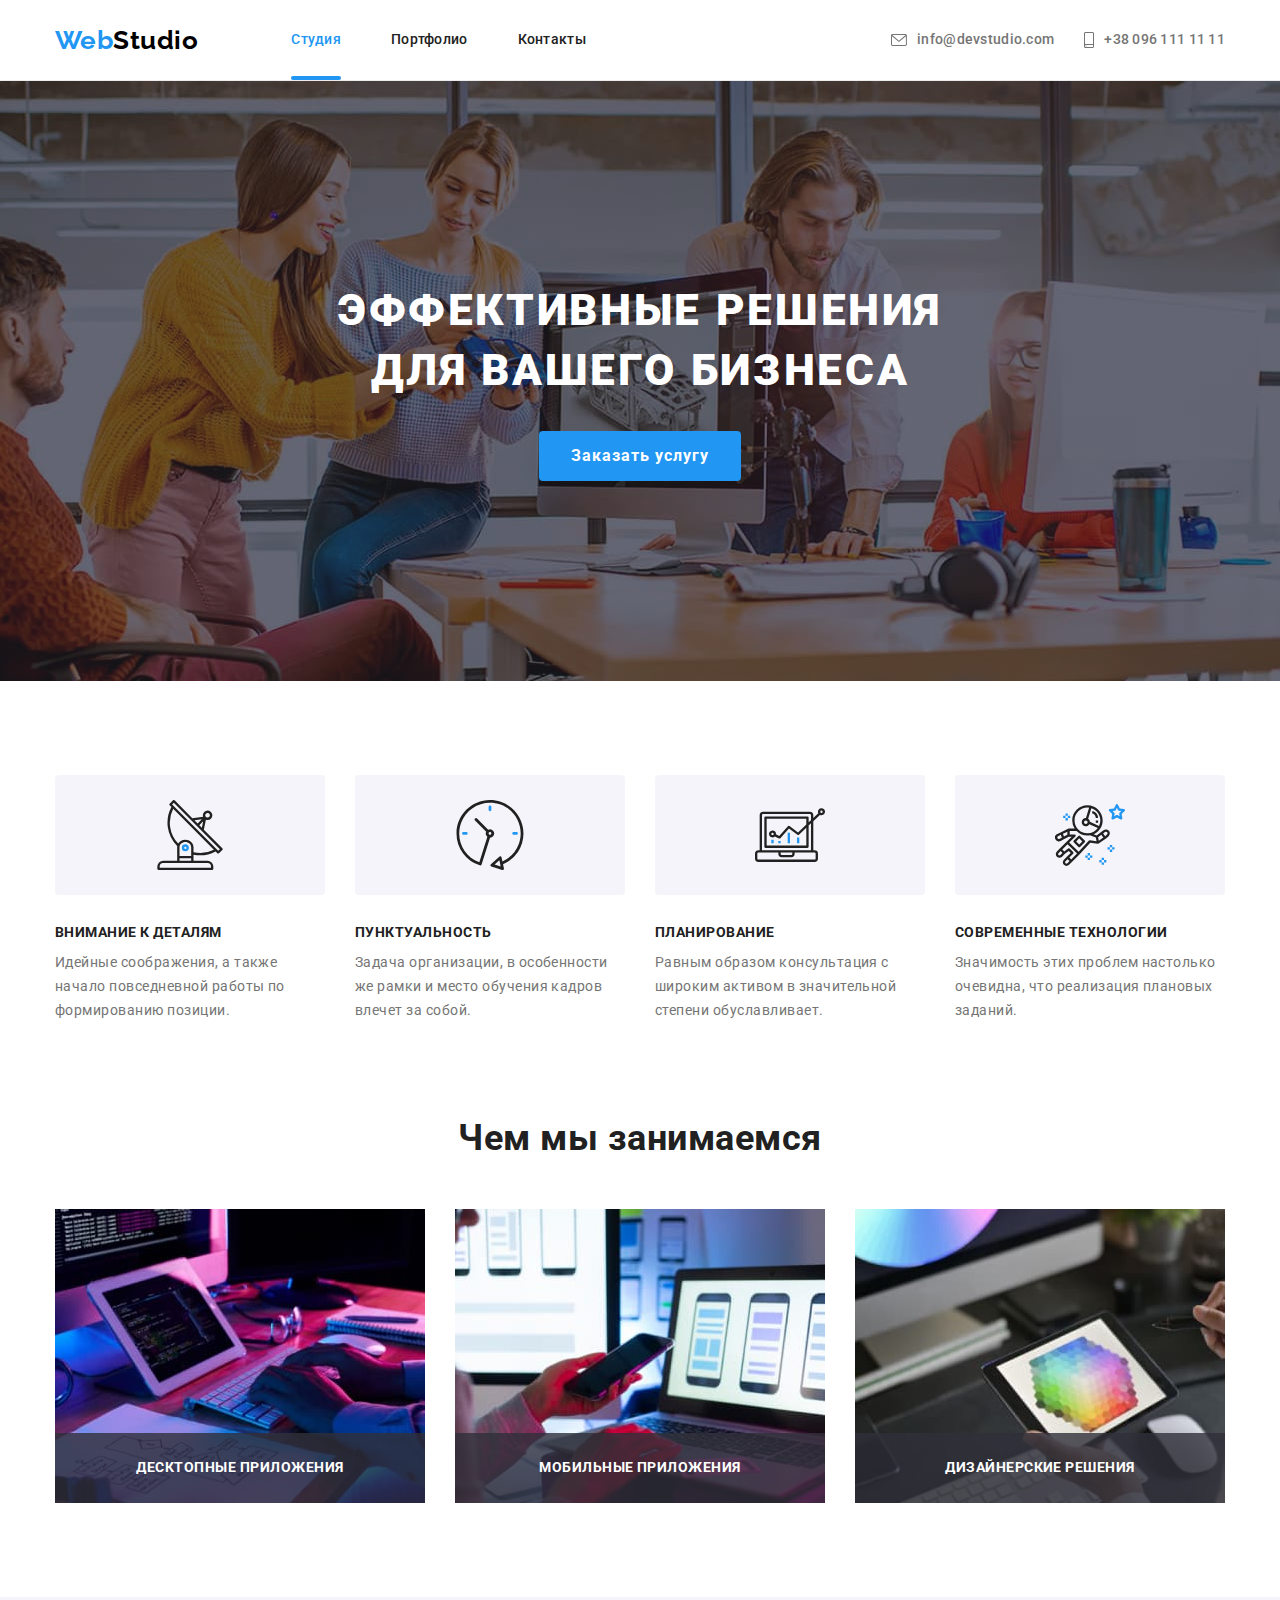
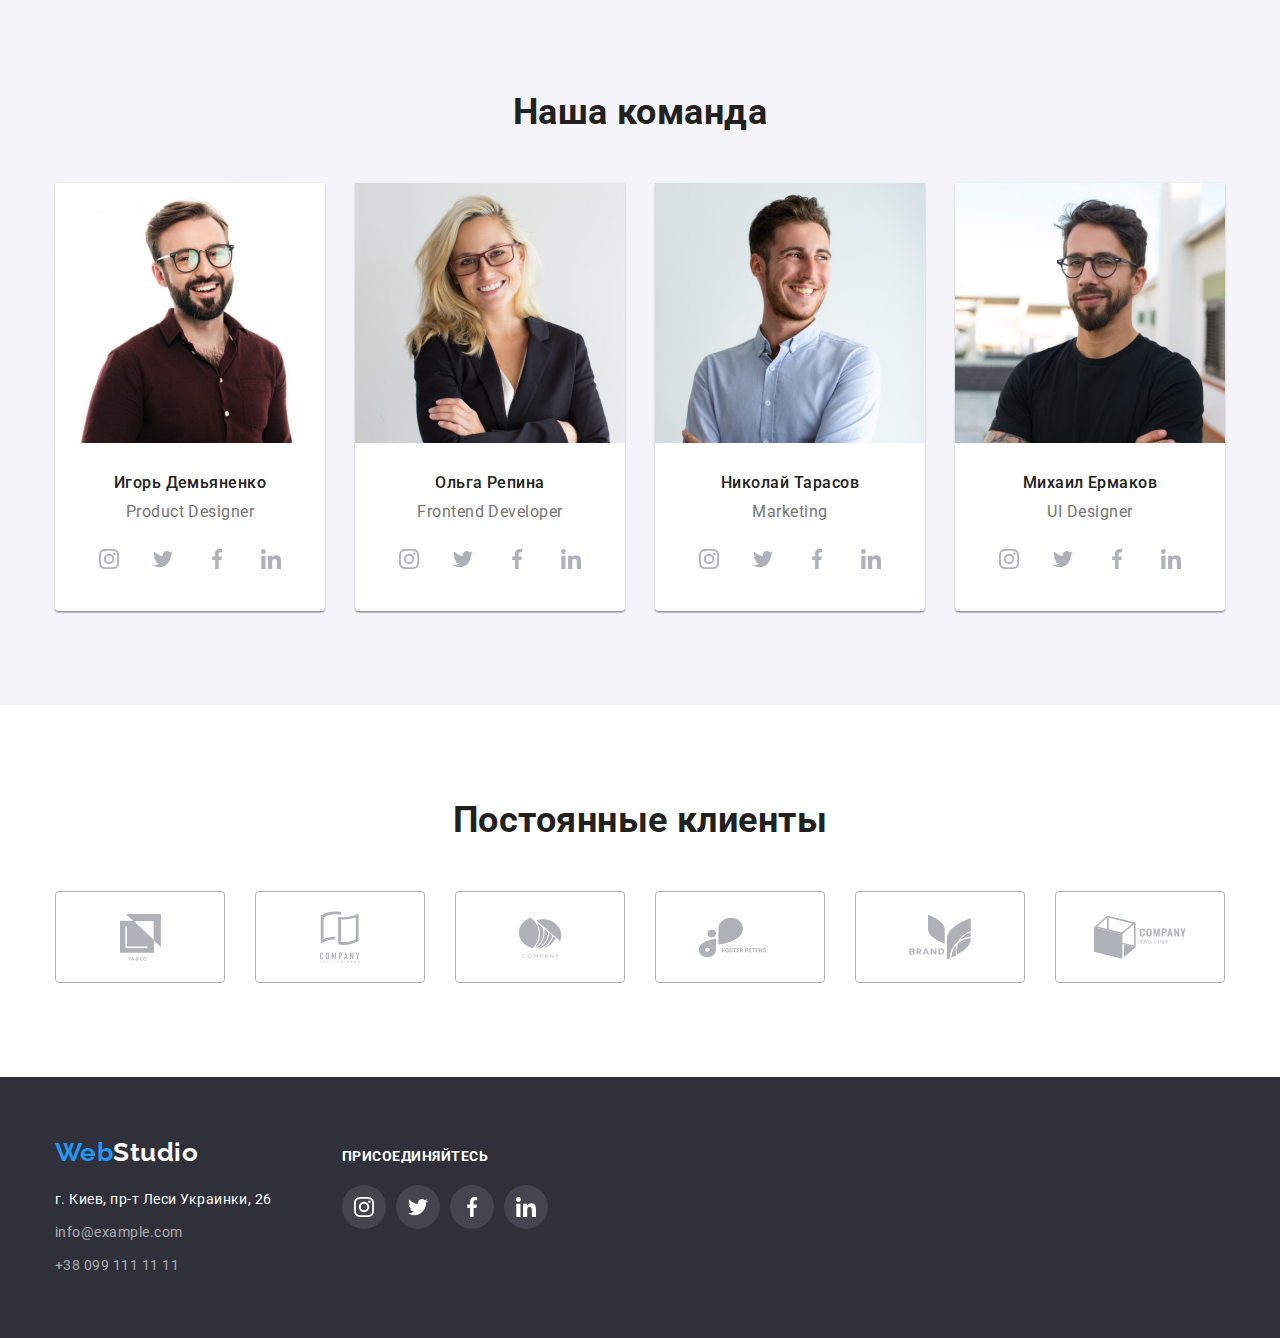
<file: index.html>
<!DOCTYPE html>
<html lang="ru">
  <head>
    <meta charset="UTF-8" />
    <meta http-equiv="X-UA-Compatible" content="IE=edge" />
    <meta name="viewport" content="width=device-width, initial-scale=1.0" />
    <title>Студия</title>
    <link
      href="https://fonts.googleapis.com/css2?family=Raleway:wght@700&family=Roboto:wght@400;500;700;900&display=swap"
      rel="stylesheet"
    />
    <link
      rel="stylesheet"
      href="https://cdnjs.cloudflare.com/ajax/libs/modern-normalize/1.0.0/modern-normalize.min.css"
    />
    <link rel="stylesheet" href="./css/styles.css" />
  </head>
  <body>
    <!-- Header -->

    <header class="header">
      <div class="container main-header">
        <nav class="main-nav">
          <a class="header-logo link" href=""
            ><span class="logo">Web</span>Studio
          </a>

          <ul class="list nav-list">
            <li class="item">
              <a class="nav-link link current" href="">Студия</a>
            </li>
            <li class="item">
              <a class="nav-link link" href="./portfolio.html">Портфолио</a>
            </li>
            <li class="item"><a class="nav-link link" href="">Контакты</a></li>
          </ul>
        </nav>

        <ul class="list contact-list">
          <li class="item">
            <a class="contact-link link" href="mailto:info@devstudio.com"
              ><svg class="header-icon" width="16" height="12">
                <use href="./images/icons.svg#icon-envelope"></use>
              </svg>
              info@devstudio.com</a
            >
          </li>
          <li class="item">
            <a class="contact-link link" href="tel:+380961111111"
              ><svg class="header-icon" width="10" height="16">
                <use href="./images/icons.svg#icon-smartphone"></use>
              </svg>
              +38 096 111 11 11</a
            >
          </li>
        </ul>
      </div>
    </header>
    <main>
      <!-- hero section -->

      <section class="hero">
        <div class="container">
          <h1 class="hero-title">Эффективные решения для вашего бизнеса</h1>
          <button class="hero-button button" type="button" data-modal-open>
            Заказать услугу
          </button>
        </div>
      </section>

      <!-- feature section -->

      <section class="section">
        <div class="container">
          <h2 class="section-title no-display">Особенности</h2>
          <ul class="feature-list list">
            <li class="item">
              <div class="feature-thumb">
                <svg class="feature-icon" width="70" height="70">
                  <use href="./images/icons.svg#icon-antenna"></use>
                </svg>
              </div>
              <h3 class="feature-title">Внимание к деталям</h3>
              <p class="feature-text">
                Идейные соображения, а также начало повседневной работы по
                формированию позиции.
              </p>
            </li>
            <li class="item">
              <div class="feature-thumb">
                <svg class="feature-icon" width="70" height="70">
                  <use href="./images/icons.svg#icon-clock"></use>
                </svg>
              </div>
              <h3 class="feature-title">Пунктуальность</h3>
              <p class="feature-text">
                Задача организации, в особенности же рамки и место обучения
                кадров влечет за собой.
              </p>
            </li>
            <li class="item">
              <div class="feature-thumb">
                <svg class="feature-icon" width="70" height="70">
                  <use href="./images/icons.svg#icon-diagram"></use>
                </svg>
              </div>
              <h3 class="feature-title">Планирование</h3>
              <p class="feature-text">
                Равным образом консультация с широким активом в значительной
                степени обуславливает.
              </p>
            </li>
            <li class="item">
              <div class="feature-thumb">
                <svg class="feature-icon" width="70" height="70">
                  <use href="./images/icons.svg#icon-astronaut"></use>
                </svg>
              </div>
              <h3 class="feature-title">Современные технологии</h3>
              <p class="feature-text">
                Значимость этих проблем настолько очевидна, что реализация
                плановых заданий.
              </p>
            </li>
          </ul>
        </div>
      </section>

      <!-- work section -->

      <section class="section no-padding">
        <div class="container">
          <h2 class="section-title">Чем мы занимаемся</h2>
          <ul class="work-list list">
            <li class="item">
              <div class="work-thumb">
                <img
                  class="work-img"
                  src="./images/computer.jpg"
                  width="370"
                  alt="персональный комьютер"
                />
                <div class="work-footer">
                  <h3 class="work-title">Десктопные приложения</h3>
                </div>
              </div>
            </li>
            <li class="item">
              <div class="work-thumb">
                <img
                  class="work-img"
                  src="./images/cellphone.jpg"
                  width="370"
                  alt="мобильный телефон"
                />
                <div class="work-footer">
                  <h3 class="work-title">Мобильные приложения</h3>
                </div>
              </div>
            </li>
            <li class="item">
              <div class="work-thumb">
                <img
                  class="work-img"
                  src="./images/tablet.jpg"
                  width="370"
                  alt="планшет"
                />
                <div class="work-footer">
                  <h3 class="work-title">Дизайнерские решения</h3>
                </div>
              </div>
            </li>
          </ul>
        </div>
      </section>

      <!-- team section -->

      <section class="section section-bg-color">
        <div class="container">
          <h2 class="section-title">Наша команда</h2>
          <ul class="team-list list">
            <li class="item">
              <img
                class="team-img"
                src="./images/igor.jpg"
                width="270"
                alt="Игорь Демьяненко"
              />
              <div class="card-footer">
                <h3 class="team-title">Игорь Демьяненко</h3>
                <p class="team-text">Product Designer</p>
                <ul class="social-list list">
                  <li class="list-item">
                    <a class="social-link link" href="">
                      <svg class="social-icon" width="20" height="20">
                        <use href="./images/icons.svg#icon-instagram"></use>
                      </svg>
                    </a>
                  </li>
                  <li class="list-item">
                    <a class="social-link link" href="">
                      <svg class="social-icon" width="20" height="20">
                        <use href="./images/icons.svg#icon-twitter"></use>
                      </svg>
                    </a>
                  </li>
                  <li class="list-item">
                    <a class="social-link link" href="">
                      <svg class="social-icon" width="20" height="20">
                        <use href="./images/icons.svg#icon-facebook"></use>
                      </svg>
                    </a>
                  </li>
                  <li class="list-item">
                    <a class="social-link link" href="">
                      <svg class="social-icon" width="20" height="20">
                        <use href="./images/icons.svg#icon-linkedin"></use>
                      </svg>
                    </a>
                  </li>
                </ul>
              </div>
            </li>
            <li class="item">
              <img
                class="team-img"
                src="./images/olga.jpg"
                width="270"
                alt="Ольга Репина"
              />
              <div class="card-footer">
                <h3 class="team-title">Ольга Репина</h3>
                <p class="team-text">Frontend Developer</p>
                <ul class="social-list list">
                  <li class="list-item">
                    <a class="social-link link" href="">
                      <svg class="social-icon" width="20" height="20">
                        <use href="./images/icons.svg#icon-instagram"></use>
                      </svg>
                    </a>
                  </li>
                  <li class="list-item">
                    <a class="social-link link" href="">
                      <svg class="social-icon" width="20" height="20">
                        <use href="./images/icons.svg#icon-twitter"></use>
                      </svg>
                    </a>
                  </li>
                  <li class="list-item">
                    <a class="social-link link" href="">
                      <svg class="social-icon" width="20" height="20">
                        <use href="./images/icons.svg#icon-facebook"></use>
                      </svg>
                    </a>
                  </li>
                  <li class="list-item">
                    <a class="social-link link" href="">
                      <svg class="social-icon" width="20" height="20">
                        <use href="./images/icons.svg#icon-linkedin"></use>
                      </svg>
                    </a>
                  </li>
                </ul>
              </div>
            </li>
            <li class="item">
              <img
                class="team-img"
                src="./images/nicholas.jpg"
                width="270"
                alt="Николай Тарасов"
              />
              <div class="card-footer">
                <h3 class="team-title">Николай Тарасов</h3>
                <p class="team-text">Marketing</p>
                <ul class="social-list list">
                  <li class="list-item">
                    <a class="social-link link" href="">
                      <svg class="social-icon" width="20" height="20">
                        <use href="./images/icons.svg#icon-instagram"></use>
                      </svg>
                    </a>
                  </li>
                  <li class="list-item">
                    <a class="social-link link" href="">
                      <svg class="social-icon" width="20" height="20">
                        <use href="./images/icons.svg#icon-twitter"></use>
                      </svg>
                    </a>
                  </li>
                  <li class="list-item">
                    <a class="social-link link" href="">
                      <svg class="social-icon" width="20" height="20">
                        <use href="./images/icons.svg#icon-facebook"></use>
                      </svg>
                    </a>
                  </li>
                  <li class="list-item">
                    <a class="social-link link" href="">
                      <svg class="social-icon" width="20" height="20">
                        <use href="./images/icons.svg#icon-linkedin"></use>
                      </svg>
                    </a>
                  </li>
                </ul>
              </div>
            </li>
            <li class="item">
              <img
                class="team-img"
                src="./images/michael.jpg"
                width="270"
                alt="Михаил Ермаков"
              />
              <div class="card-footer">
                <h3 class="team-title">Михаил Ермаков</h3>
                <p class="team-text">UI Designer</p>
                <ul class="social-list list">
                  <li class="list-item">
                    <a class="social-link link" href="">
                      <svg class="social-icon" width="20" height="20">
                        <use href="./images/icons.svg#icon-instagram"></use>
                      </svg>
                    </a>
                  </li>
                  <li class="list-item">
                    <a class="social-link link" href="">
                      <svg class="social-icon" width="20" height="20">
                        <use href="./images/icons.svg#icon-twitter"></use>
                      </svg>
                    </a>
                  </li>
                  <li class="list-item">
                    <a class="social-link link" href="">
                      <svg class="social-icon" width="20" height="20">
                        <use href="./images/icons.svg#icon-facebook"></use>
                      </svg>
                    </a>
                  </li>
                  <li class="list-item">
                    <a class="social-link link" href="">
                      <svg class="social-icon" width="20" height="20">
                        <use href="./images/icons.svg#icon-linkedin"></use>
                      </svg>
                    </a>
                  </li>
                </ul>
              </div>
            </li>
          </ul>
        </div>
      </section>

      <!-- clients section -->

      <section class="section">
        <div class="container">
          <h2 class="section-title">Постоянные клиенты</h2>
          <ul class="clients-list list">
            <li class="list-item">
              <a class="clients-link link" href="">
                <svg class="clients-icon" width="41" height="47">
                  <use href="./images/icons.svg#icon-client1"></use>
                </svg>
              </a>
            </li>
            <li class="list-item">
              <a class="clients-link link" href=""
                ><svg class="clients-icon" width="40" height="52">
                  <use href="./images/icons.svg#icon-client2"></use>
                </svg>
              </a>
            </li>
            <li class="list-item">
              <a class="clients-link link" href=""
                ><svg class="clients-icon" width="44" height="41">
                  <use href="./images/icons.svg#icon-client3"></use>
                </svg>
              </a>
            </li>
            <li class="list-item">
              <a class="clients-link link" href=""
                ><svg class="clients-icon" width="85" height="41">
                  <use href="./images/icons.svg#icon-client4"></use>
                </svg>
              </a>
            </li>
            <li class="list-item">
              <a class="clients-link link" href=""
                ><svg class="clients-icon" width="63" height="46">
                  <use href="./images/icons.svg#icon-client5"></use>
                </svg>
              </a>
            </li>
            <li class="list-item">
              <a class="clients-link link" href=""
                ><svg class="clients-icon" width="94" height="44">
                  <use href="./images/icons.svg#icon-client6"></use>
                </svg>
              </a>
            </li>
          </ul>
        </div>
      </section>
    </main>

    <!-- footer -->

    <footer class="footer">
      <div class="container footer-container">
        <div class="address-box">
          <a class="footer-logo link" href=""
            ><span class="logo">Web</span>Studio</a
          >

          <address>
            <ul class="list address-list">
              <li class="item">
                <span class="address-text"
                  >г. Киев, пр-т Леси Украинки, 26</span
                >
              </li>
              <li class="item">
                <a class="address-link link" href="mailto:info@example.com"
                  >info@example.com</a
                >
              </li>
              <li class="item">
                <a class="address-link link" href="tel:+380991111111"
                  >+38 099 111 11 11</a
                >
              </li>
            </ul>
          </address>
        </div>
        <div class="social-box">
          <b class="social-text">присоединяйтесь</b>
          <ul class="footer-social-list list">
            <li class="list-item">
              <a class="social-link link" href="">
                <svg class="footer-icon" width="20" height="20">
                  <use href="./images/icons.svg#icon-instagram"></use>
                </svg>
              </a>
            </li>
            <li class="list-item">
              <a class="social-link link" href="">
                <svg class="footer-icon" width="20" height="20">
                  <use href="./images/icons.svg#icon-twitter"></use>
                </svg>
              </a>
            </li>
            <li class="list-item">
              <a class="social-link link" href="">
                <svg class="footer-icon" width="20" height="20">
                  <use href="./images/icons.svg#icon-facebook"></use>
                </svg>
              </a>
            </li>
            <li class="list-item">
              <a class="social-link link" href="">
                <svg class="footer-icon" width="20" height="20">
                  <use href="./images/icons.svg#icon-linkedin"></use>
                </svg>
              </a>
            </li>
          </ul>
        </div>
      </div>
    </footer>

    <div class="backdrop is-hidden" data-modal>
      <div class="modal">
        <button class="modal-button button" type="button" data-modal-close>
          <svg class="modal-icon" width="10" height="10">
            <use href="./images/icons.svg#icon-close"></use>
          </svg>
        </button>
      </div>
    </div>
    <script src="./js/modal.js"></script>
  </body>
</html>
</file>
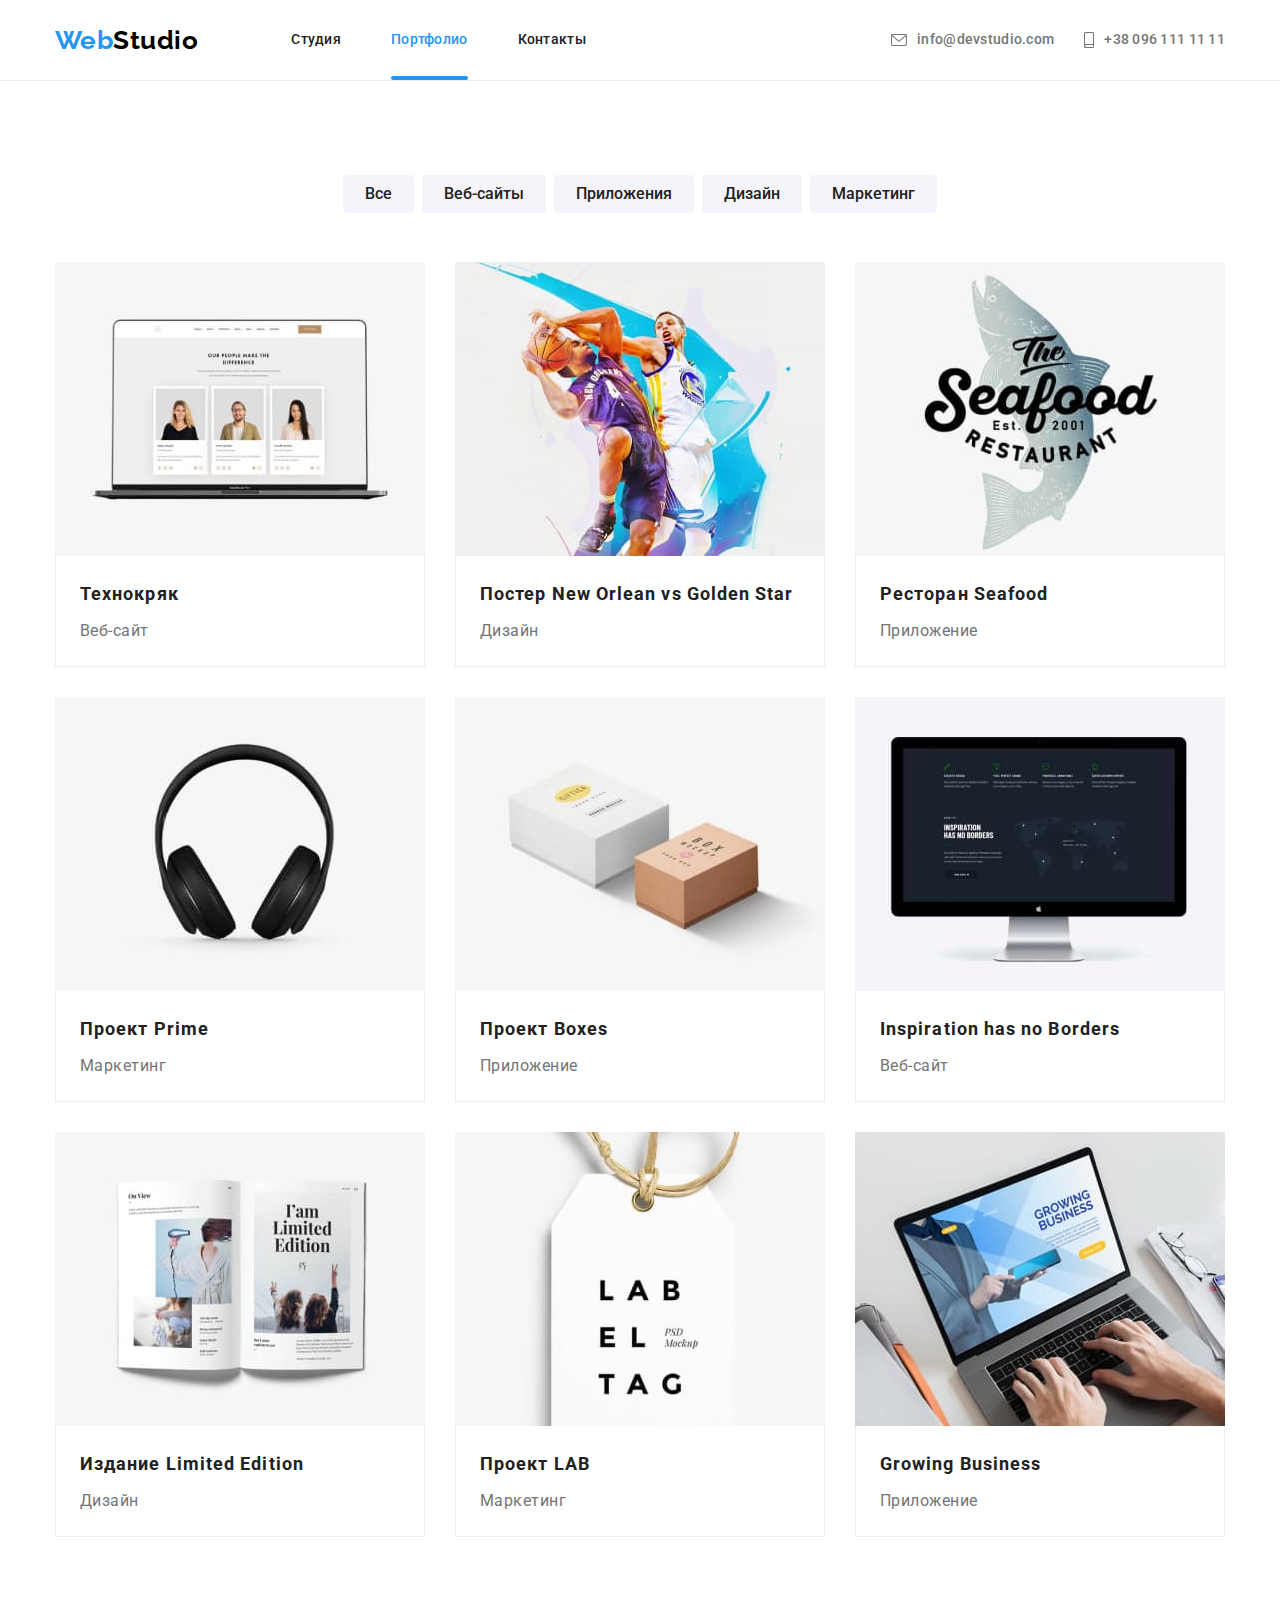
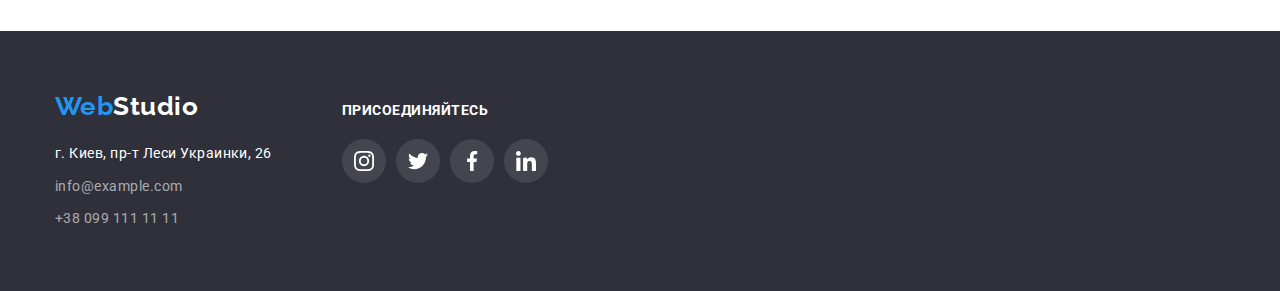
<file: portfolio.html>
<!DOCTYPE html>
<html lang="ru">
  <head>
    <meta charset="UTF-8" />
    <meta http-equiv="X-UA-Compatible" content="IE=edge" />
    <meta name="viewport" content="width=device-width, initial-scale=1.0" />
    <title>Портфолио</title>
    <link
      href="https://fonts.googleapis.com/css2?family=Raleway:wght@700&family=Roboto:wght@400;500;700;900&display=swap"
      rel="stylesheet"
    />
    <link
      rel="stylesheet"
      href="https://cdnjs.cloudflare.com/ajax/libs/modern-normalize/1.0.0/modern-normalize.min.css"
    />
    <link rel="stylesheet" href="./css/styles.css" />
  </head>
  <body>
    <!-- Header -->

    <header class="header">
      <div class="container main-header">
        <nav class="main-nav">
          <a class="header-logo link" href=""
            ><span class="logo">Web</span>Studio
          </a>

          <ul class="list nav-list">
            <li class="item">
              <a class="nav-link link" href="./index.html">Студия</a>
            </li>
            <li class="item">
              <a class="nav-link link current" href="">Портфолио</a>
            </li>
            <li class="item"><a class="nav-link link" href="">Контакты</a></li>
          </ul>
        </nav>

        <ul class="list contact-list">
          <li class="item">
            <a class="contact-link link" href="mailto:info@devstudio.com"
              ><svg class="header-icon" width="16" height="12">
                <use href="./images/icons.svg#icon-envelope"></use>
              </svg>
              info@devstudio.com</a
            >
          </li>
          <li class="item">
            <a class="contact-link link" href="tel:+380961111111"
              ><svg class="header-icon" width="10" height="16">
                <use href="./images/icons.svg#icon-smartphone"></use>
              </svg>
              +38 096 111 11 11</a
            >
          </li>
        </ul>
      </div>
    </header>
    <main>
      <!-- portfolio section -->

      <section class="section">
        <div class="container">
          <h1 class="pf-section-title">Наши работы</h1>
          <ul class="button-list list">
            <li class="item">
              <button class="portfolio-button button" type="button">Все</button>
            </li>
            <li class="item">
              <button class="portfolio-button button" type="button">
                Веб-сайты
              </button>
            </li>
            <li class="item">
              <button class="portfolio-button button" type="button">
                Приложения
              </button>
            </li>
            <li class="item">
              <button class="portfolio-button button" type="button">
                Дизайн
              </button>
            </li>
            <li class="item">
              <button class="portfolio-button button" type="button">
                Маркетинг
              </button>
            </li>
          </ul>

          <ul class="portfolio-list list">
            <li class="item">
              <a class="link" href="">
                <div class="card-thumb">
                  <img
                    class="portfolio-img"
                    src="./images/portfolio1.jpg"
                    width="370"
                    alt="Технокряк"
                  />
                  <div class="card-label">
                    <p class="card-text">
                      Технокряк это современная площадка распространения
                      коронавируса. Компании используют эту платформу для
                      цифрового шпионажа и атак на защищённые сервера
                      конкурентов.
                    </p>
                  </div>
                </div>
                <div class="card-footer">
                  <h2 class="portfolio-title">Технокряк</h2>
                  <p class="portfolio-text">Веб-сайт</p>
                </div>
              </a>
            </li>

            <li class="item">
              <a class="link" href="">
                <div class="card-thumb">
                  <img
                    class="portfolio-img"
                    src="./images/portfolio2.jpg"
                    width="370"
                    alt="Постер New Orlean vs Golden Star"
                  />
                  <div class="card-label">
                    <p class="card-text">
                      Технокряк это современная площадка распространения
                      коронавируса. Компании используют эту платформу для
                      цифрового шпионажа и атак на защищённые сервера
                      конкурентов.
                    </p>
                  </div>
                </div>
                <div class="card-footer">
                  <h2 class="portfolio-title">
                    Постер New Orlean vs Golden Star
                  </h2>
                  <p class="portfolio-text">Дизайн</p>
                </div>
              </a>
            </li>

            <li class="item">
              <a class="link" href="">
                <div class="card-thumb">
                  <img
                    class="portfolio-img"
                    src="./images/portfolio3.jpg"
                    width="370"
                    alt="Технокряк"
                  />
                  <div class="card-label">
                    <p class="card-text">
                      Технокряк это современная площадка распространения
                      коронавируса. Компании используют эту платформу для
                      цифрового шпионажа и атак на защищённые сервера
                      конкурентов.
                    </p>
                  </div>
                </div>
                <div class="card-footer">
                  <h2 class="portfolio-title">Ресторан Seafood</h2>
                  <p class="portfolio-text">Приложение</p>
                </div>
              </a>
            </li>

            <li class="item">
              <a class="link" href="">
                <div class="card-thumb">
                  <img
                    class="portfolio-img"
                    src="./images/portfolio4.jpg"
                    width="370"
                    alt="Технокряк"
                  />
                  <div class="card-label">
                    <p class="card-text">
                      Технокряк это современная площадка распространения
                      коронавируса. Компании используют эту платформу для
                      цифрового шпионажа и атак на защищённые сервера
                      конкурентов.
                    </p>
                  </div>
                </div>
                <div class="card-footer">
                  <h2 class="portfolio-title">Проект Prime</h2>
                  <p class="portfolio-text">Маркетинг</p>
                </div>
              </a>
            </li>

            <li class="item">
              <a class="link" href="">
                <div class="card-thumb">
                  <img
                    class="portfolio-img"
                    src="./images/portfolio5.jpg"
                    width="370"
                    alt="Технокряк"
                  />
                  <div class="card-label">
                    <p class="card-text">
                      Технокряк это современная площадка распространения
                      коронавируса. Компании используют эту платформу для
                      цифрового шпионажа и атак на защищённые сервера
                      конкурентов.
                    </p>
                  </div>
                </div>
                <div class="card-footer">
                  <h2 class="portfolio-title">Проект Boxes</h2>
                  <p class="portfolio-text">Приложение</p>
                </div>
              </a>
            </li>

            <li class="item">
              <a class="link" href="">
                <div class="card-thumb">
                  <img
                    class="portfolio-img"
                    src="./images/portfolio6.jpg"
                    width="370"
                    alt="Технокряк"
                  />
                  <div class="card-label">
                    <p class="card-text">
                      Технокряк это современная площадка распространения
                      коронавируса. Компании используют эту платформу для
                      цифрового шпионажа и атак на защищённые сервера
                      конкурентов.
                    </p>
                  </div>
                </div>
                <div class="card-footer">
                  <h2 class="portfolio-title">Inspiration has no Borders</h2>
                  <p class="portfolio-text">Веб-сайт</p>
                </div>
              </a>
            </li>

            <li class="item">
              <a class="link" href="">
                <div class="card-thumb">
                  <img
                    class="portfolio-img"
                    src="./images/portfolio7.jpg"
                    width="370"
                    alt="Технокряк"
                  />
                  <div class="card-label">
                    <p class="card-text">
                      Технокряк это современная площадка распространения
                      коронавируса. Компании используют эту платформу для
                      цифрового шпионажа и атак на защищённые сервера
                      конкурентов.
                    </p>
                  </div>
                </div>
                <div class="card-footer">
                  <h2 class="portfolio-title">Издание Limited Edition</h2>
                  <p class="portfolio-text">Дизайн</p>
                </div>
              </a>
            </li>

            <li class="item">
              <a class="link" href="">
                <div class="card-thumb">
                  <img
                    class="portfolio-img"
                    src="./images/portfolio8.jpg"
                    width="370"
                    alt="Технокряк"
                  />
                  <div class="card-label">
                    <p class="card-text">
                      Технокряк это современная площадка распространения
                      коронавируса. Компании используют эту платформу для
                      цифрового шпионажа и атак на защищённые сервера
                      конкурентов.
                    </p>
                  </div>
                </div>
                <div class="card-footer">
                  <h2 class="portfolio-title">Проект LAB</h2>
                  <p class="portfolio-text">Маркетинг</p>
                </div>
              </a>
            </li>

            <li class="item">
              <a class="link" href="">
                <div class="card-thumb">
                  <img
                    class="portfolio-img"
                    src="./images/portfolio9.jpg"
                    width="370"
                    alt="Технокряк"
                  />
                  <div class="card-label">
                    <p class="card-text">
                      Технокряк это современная площадка распространения
                      коронавируса. Компании используют эту платформу для
                      цифрового шпионажа и атак на защищённые сервера
                      конкурентов.
                    </p>
                  </div>
                </div>
                <div class="card-footer">
                  <h2 class="portfolio-title">Growing Business</h2>
                  <p class="portfolio-text">Приложение</p>
                </div>
              </a>
            </li>
          </ul>
        </div>
      </section>
    </main>

    <!-- footer -->

    <footer class="footer">
      <div class="container footer-container">
        <div class="address-box">
          <a class="footer-logo link" href=""
            ><span class="logo">Web</span>Studio</a
          >

          <address>
            <ul class="list address-list">
              <li class="item">
                <span class="address-text"
                  >г. Киев, пр-т Леси Украинки, 26</span
                >
              </li>
              <li class="item">
                <a class="address-link link" href="mailto:info@example.com"
                  >info@example.com</a
                >
              </li>
              <li class="item">
                <a class="address-link link" href="tel:+380991111111"
                  >+38 099 111 11 11</a
                >
              </li>
            </ul>
          </address>
        </div>
        <div class="social-box">
          <b class="social-text">присоединяйтесь</b>
          <ul class="footer-social-list list">
            <li class="list-item">
              <a class="social-link link" href="">
                <svg class="footer-icon" width="20" height="20">
                  <use href="./images/icons.svg#icon-instagram"></use>
                </svg>
              </a>
            </li>
            <li class="list-item">
              <a class="social-link link" href="">
                <svg class="footer-icon" width="20" height="20">
                  <use href="./images/icons.svg#icon-twitter"></use>
                </svg>
              </a>
            </li>
            <li class="list-item">
              <a class="social-link link" href="">
                <svg class="footer-icon" width="20" height="20">
                  <use href="./images/icons.svg#icon-facebook"></use>
                </svg>
              </a>
            </li>
            <li class="list-item">
              <a class="social-link link" href="">
                <svg class="footer-icon" width="20" height="20">
                  <use href="./images/icons.svg#icon-linkedin"></use>
                </svg>
              </a>
            </li>
          </ul>
        </div>
      </div>
    </footer>
  </body>
</html>
</file>
<file: css/styles.css>
:root {
  --primary-text-color: #757575;
  --title-text-color: #212121;
  --accent-color: #2196f3;
  --background-color-primal: #ffffff;
  --background-color-secondary: #2f303a;
  --primary-icon-color: #afb1b8;
  --cubic: cubic-bezier(0.4, 0, 0.2, 1);
  --transition-time: 250ms;
}

body {
  color: var(--primary-text-color);
  background-color: var(--background-color-primal);

  font-family: roboto, sans-serif;
  letter-spacing: 0.03em;
}

h1,
h2,
h3,
h4,
h5,
h6,
p {
  padding: 0;
  margin: 0;
}

.list {
  list-style: none;
  padding: 0;
  margin: 0;
}

.link {
  text-decoration: none;
  color: inherit;
}

.button {
  cursor: pointer;

  font-family: inherit;
}

.container {
  width: 1200px;
  padding-left: 15px;
  padding-right: 15px;
  margin-right: auto;
  margin-left: auto;
}

/* header */

.header {
  border-bottom-width: 1px;
  border-bottom-style: solid;
  border-bottom-color: #ececec;
}

.main-header {
  display: flex;
}

.main-nav {
  display: flex;
  align-items: center;
}

.nav-list {
  display: flex;
}

.nav-list .item:not(:last-child) {
  margin-right: 50px;
}

.contact-list {
  display: flex;
  margin-left: auto;
}

.contact-list .item:not(:last-child) {
  margin-right: 30px;
}

.contact-list .contact-link {
  display: inline-flex;
  align-items: center;
}

.logo {
  color: var(--accent-color);
}

.header-logo {
  display: inline-block;
  margin-right: 93px;

  color: #000000;

  font-family: Raleway, sans-serif;
  font-weight: 700;
  font-size: 26px;
  line-height: 1.19;

  transition: color var(--transition-time) var(--cubic);
}

.header-logo:focus,
.header-logo:hover {
  color: var(--accent-color);
}

.nav-link {
  color: var(--title-text-color);
}

.nav-link,
.contact-link {
  display: block;
  padding-top: 32px;
  padding-bottom: 32px;

  font-weight: 500;
  font-size: 14px;
  line-height: 1.14;
  letter-spacing: 0.02em;

  transition: color var(--transition-time) var(--cubic);
}

.nav-link:hover,
.nav-link:focus,
.contact-link:hover,
.contact-link:focus {
  color: var(--accent-color);
}

.nav-link.current {
  position: relative;

  color: var(--accent-color);
}

.nav-link.current::after {
  position: absolute;
  bottom: 0;
  left: 0;

  width: 100%;
  height: 4px;

  content: '';
  background: var(--accent-color);
  border-radius: 2px;
}

.header-icon {
  margin-right: 10px;
  fill: currentColor;
}

/* footer */

.footer-logo {
  display: inline-block;
  margin-bottom: 20px;

  color: var(--background-color-primal);

  font-family: Raleway, sans-serif;
  font-weight: 700;
  font-size: 26px;
  line-height: 1.19;

  transition: color var(--transition-time) var(--cubic);
}

.address-text {
  color: var(--background-color-primal);
}

.address-link {
  padding-top: 4px;
  padding-bottom: 4px;

  color: rgba(255, 255, 255, 0.6);

  transition: color var(--transition-time) var(--cubic);
}

.footer-logo:focus,
.footer-logo:hover,
.address-link:focus,
.address-link:hover {
  color: var(--accent-color);
}

.footer {
  padding-top: 60px;
  padding-bottom: 60px;
  background-color: var(--background-color-secondary);
}

.address-list .item:not(:last-child) {
  margin-bottom: 9px;
}

.address-text,
.address-link {
  font-style: normal;
  font-size: 14px;
  line-height: 1.71;
}

.address-box {
  margin-right: 70px;
}

.footer-container {
  display: flex;
  align-items: baseline;
}

.social-text {
  display: inline-block;
  margin-bottom: 20px;

  color: var(--background-color-primal);

  font-size: 14px;
  line-height: 1.14;
  text-transform: uppercase;
}

.footer-social-list {
  display: flex;
}

.footer-social-list .list-item:not(:last-child) {
  margin-right: 10px;
}

.footer-social-list .social-link {
  display: inline-flex;
  width: 44px;
  height: 44px;
  color: var(--background-color-primal);
  background-color: rgba(255, 255, 255, 0.1);
  border-radius: 50%;
  justify-content: center;
  align-items: center;

  transition: background-color var(--transition-time) var(--cubic);
}

.footer-icon {
  fill: currentColor;
}

.footer-social-list .social-link:hover,
.footer-social-list .social-link:focus {
  background-color: var(--accent-color);
}

/* index.html */

/* hero section */

.hero {
  max-width: 1600px;
  height: 600px;
  margin-right: auto;
  margin-left: auto;
  padding-top: 200px;
  padding-bottom: 200px;
  background-image: linear-gradient(
      to right,
      rgba(47, 48, 58, 0.4),
      rgba(47, 48, 58, 0.4)
    ),
    url(../images/bg.jpg);
  background-position: center;

  background-color: #c4c4c4;

  text-align: center;
}

.hero-button {
  display: inline-block;
  color: var(--background-color-primal);
  background-color: var(--accent-color);

  font-weight: 700;
  font-size: 16px;
  line-height: 1.87;
  letter-spacing: 0.06em;

  border: none;
  min-width: 200px;
  padding: 10px 32px;
  border-radius: 4px;

  transition: background-color var(--transition-time) var(--cubic);
}

.hero-button:focus,
.hero-button:hover {
  background-color: #188ce8;
}

.hero-title {
  width: 700px;
  margin-bottom: 30px;
  margin-right: auto;
  margin-left: auto;

  color: var(--background-color-primal);

  font-weight: 900;
  font-size: 44px;
  line-height: 1.36;
  letter-spacing: 0.06em;
  text-transform: uppercase;
}

.section-title {
  color: var(--title-text-color);

  font-size: 36px;
  line-height: 1.17;
  text-align: center;

  margin-bottom: 50px;
}

/* feature section */

.section {
  padding-top: 94px;
  padding-bottom: 94px;
}

.section-title.no-display {
  display: none;
}

.feature-list {
  display: flex;
}

.feature-list .item {
  width: 270px;
}

.feature-list .item:not(:last-child) {
  margin-right: 30px;
}

.feature-title {
  color: var(--title-text-color);

  font-size: 14px;
  line-height: 1.14;
  text-transform: uppercase;

  margin-bottom: 10px;
}

.feature-text {
  font-size: 14px;
  line-height: 1.71;
}

.feature-thumb {
  display: inline-flex;
  width: 270px;
  height: 120px;
  margin-bottom: 30px;
  background: #f5f4fa;
  border-radius: 4px;
  justify-content: center;
  align-items: center;
}

/* work section */

.section.no-padding {
  padding-top: 0;
}

.work-list {
  display: flex;
}

.work-list .item:not(:last-child) {
  margin-right: 30px;
}

.work-img {
  display: block;
}

.work-thumb {
  position: relative;
}

.work-footer {
  display: flex;
  position: absolute;
  bottom: 0;
  left: 0;

  padding-right: 25px;
  padding-left: 25px;
  width: 100%;
  height: 70px;

  justify-content: center;
  align-items: center;

  background: rgba(47, 48, 58, 0.8);
}

.work-title {
  font-size: 14px;
  line-height: 1.14;
  text-align: center;
  text-transform: uppercase;

  color: var(--background-color-primal);
}

/* team section */

.team-list {
  display: flex;
}

.team-list .item:not(:last-child) {
  margin-right: 30px;
}

.team-list .card-footer {
  padding: 30px 32px;
  text-align: center;
}

.team-list .item {
  background: #ffffff;

  box-shadow: 0px 1px 3px rgba(0, 0, 0, 0.12), 0px 1px 1px rgba(0, 0, 0, 0.14),
    0px 2px 1px rgba(0, 0, 0, 0.2);
  border-radius: 0px 0px 4px 4px;
}

.team-img {
  display: block;
}

.section-bg-color {
  background: #f5f4fa;
}
.team-title {
  margin-bottom: 10px;

  color: var(--title-text-color);

  font-weight: 500;
  font-size: 16px;
  line-height: 1.19;
}

.team-text {
  margin-bottom: 16px;

  font-size: 16px;
  line-height: 1.19;
}

.social-list {
  display: flex;
}

.social-list .list-item:not(:last-child) {
  margin-right: 10px;
}

.social-list .social-link {
  display: inline-flex;
  width: 44px;
  height: 44px;
  border-radius: 50%;
  justify-content: center;
  align-items: center;

  color: var(--primary-icon-color);

  transition: color var(--transition-time) var(--cubic),
    background-color var(--transition-time) var(--cubic);
}

.social-list .social-link:hover,
.social-list .social-link:focus {
  color: var(--background-color-primal);
  background-color: var(--accent-color);
}

.social-list .social-icon {
  fill: currentColor;
}

/* clients section */

.clients-list {
  display: flex;
}

.clients-list .list-item:not(:last-child) {
  margin-right: 30px;
}

.clients-list .clients-link {
  display: flex;
  width: 170px;
  height: 92px;
  color: var(--primary-icon-color);
  border: 1px solid var(--primary-icon-color);
  border-radius: 4px;
  justify-content: center;
  align-items: center;

  cursor: pointer;

  transition: color var(--transition-time) var(--cubic),
    border-color var(--transition-time) var(--cubic);
}

.clients-icon {
  fill: currentColor;
}

.clients-list .clients-link:hover,
.clients-list .clients-link:focus {
  color: var(--accent-color);
  border-color: var(--accent-color);
}

/* portfolio.html */

.pf-section-title {
  display: none;
}

.button-list {
  display: flex;
  justify-content: center;
  margin-bottom: 49px;
}

.button-list .item:not(:last-child) {
  margin-right: 8px;
}

.portfolio-button {
  display: inline-block;
  color: var(--title-text-color);
  background-color: #f5f4fa;

  font-weight: 500;
  font-size: 16px;
  line-height: 1.62;

  padding: 6px 22px;
  border: none;
  border-radius: 4px;

  transition: color var(--transition-time) var(--cubic),
    background-color var(--transition-time) var(--cubic),
    box-shadow var(--transition-time) var(--cubic);
}

.portfolio-button:hover,
.portfolio-button:focus {
  color: var(--background-color-primal);
  background-color: var(--accent-color);
  box-shadow: 0px 3px 1px rgba(0, 0, 0, 0.1), 0px 1px 2px rgba(0, 0, 0, 0.08),
    0px 2px 2px rgba(0, 0, 0, 0.12);
}

.portfolio-list {
  display: flex;
  flex-wrap: wrap;
  margin: -15px;
}

.portfolio-list .item {
  width: calc((100% - 90px) / 3);
  margin: 15px;

  transition: box-shadow var(--transition-time) var(--cubic);
}

.portfolio-img {
  display: block;
}

.card-thumb {
  position: relative;

  overflow: hidden;
}

.card-label {
  position: absolute;
  top: 0;
  left: 0;

  width: 100%;
  height: 100%;
  padding: 63px 24px;
  transform: translateY(100%);

  background: rgba(33, 150, 243, 0.9);

  transition: transform var(--transition-time) var(--cubic);
}

.card-text {
  font-size: 18px;
  line-height: 1.56;

  color: var(--background-color-primal);
}

.portfolio-list .card-footer {
  padding: 20px 24px;
  width: 100%;

  border: 1px solid #eeeeee;
  border-top: none;
}

.portfolio-list .item:hover .card-label,
.portfolio-list .item:focus .card-label {
  transform: translateY(0);
}

.portfolio-list .item:hover,
.portfolio-list .item:focus {
  box-shadow: 0px 1px 1px rgba(0, 0, 0, 0.12), 0px 4px 4px rgba(0, 0, 0, 0.06),
    1px 4px 6px rgba(0, 0, 0, 0.16);
}

.portfolio-title {
  margin-bottom: 4px;

  color: var(--title-text-color);

  font-size: 18px;
  line-height: 2;
  letter-spacing: 0.06em;
}

.portfolio-text {
  font-size: 16px;
  line-height: 1.87;
}

.backdrop {
  position: fixed;
  top: 0;
  left: 0;
  opacity: 1;

  width: 100%;
  height: 100%;

  background: rgba(0, 0, 0, 0.2);

  transition: opacity var(--transition-time) var(--cubic);
}

.backdrop.is-hidden {
  opacity: 0;
  pointer-events: none;
}

.backdrop.is-hidden .modal {
  transform: translate(-50%, -50%) scale(0.9);
}

.modal {
  position: absolute;
  top: 50%;
  left: 50%;
  transform: translate(-50%, -50%) scale(1);

  width: 528px;
  height: 581px;

  box-shadow: 0px 1px 3px rgba(0, 0, 0, 0.12), 0px 1px 1px rgba(0, 0, 0, 0.14),
    0px 2px 1px rgba(0, 0, 0, 0.2);
  border-radius: 4px;
  background-color: var(--background-color-primal);

  transition: transform var(--transition-time) var(--cubic);
}

.modal-button {
  position: absolute;
  top: 8px;
  right: 8px;

  display: flex;
  width: 30px;
  height: 30px;
  padding: 0;
  justify-content: center;
  align-items: center;

  color: #000000;
  background-color: var(--background-color-primal);
  border: 1px solid rgba(0, 0, 0, 0.1);
  border-radius: 50%;

  transition: color var(--transition-time) var(--cubic),
    background-color var(--transition-time) var(--cubic);
}

.modal-button:hover,
.modal-button:focus {
  color: var(--background-color-primal);
  background-color: var(--accent-color);
}

.modal-icon {
  fill: currentColor;
}
</file>
